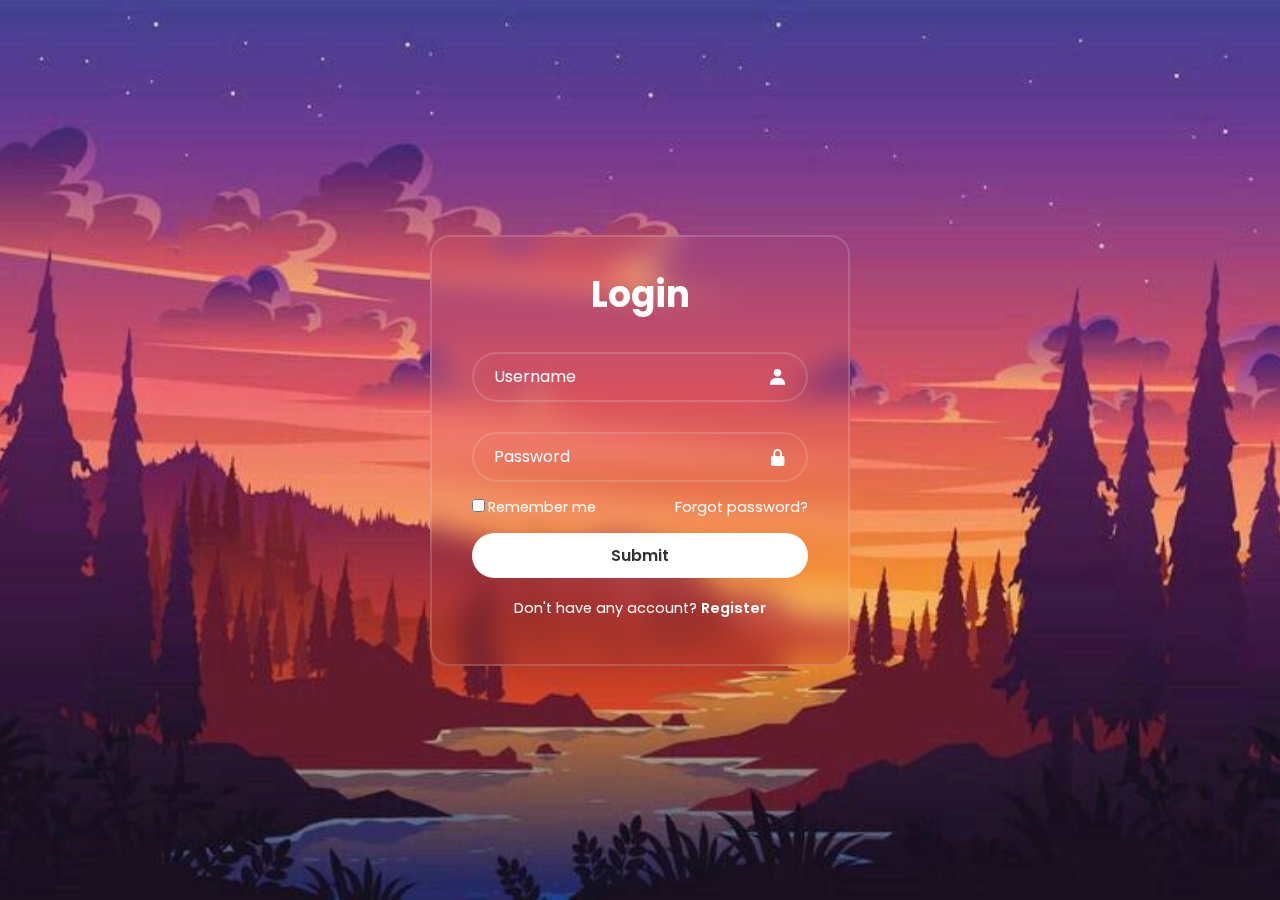
<file: Login Form/index.html>
<!DOCTYPE html>
<html lang="en">
  <head>
    <meta charset="UTF-8" />
    <meta name="viewport" content="width=device-width, initial-scale=1.0" />
    <title>Login Form</title>

    <!-- Styllesheet -->
    <link rel="stylesheet" href="style.css" />

    <!-- Boxicons -->
    <link href="https://unpkg.com/boxicons@2.1.4/css/boxicons.min.css" rel="stylesheet" />
  </head>
  <body>
    <div class="wrapper">
      <form action="">
        <h1>Login</h1>
        <div class="input-box">
          <input type="text" placeholder="Username" required />
          <i class="bx bxs-user"></i>
        </div>
        <div class="input-box">
          <input type="password" placeholder="Password" required />
          <i class="bx bxs-lock-alt"></i>
        </div>
        <div class="remember-forgot">
          <label for=""><input type="checkbox" />Remember me</label>
          <a href="#">Forgot password?</a>
        </div>
        <button class="btn" type="submit">Submit</button>
        <div class="register-link">
          <p>Don't have any account? <a href="#">Register</a></p>
        </div>
      </form>
    </div>
  </body>
</html>
</file>
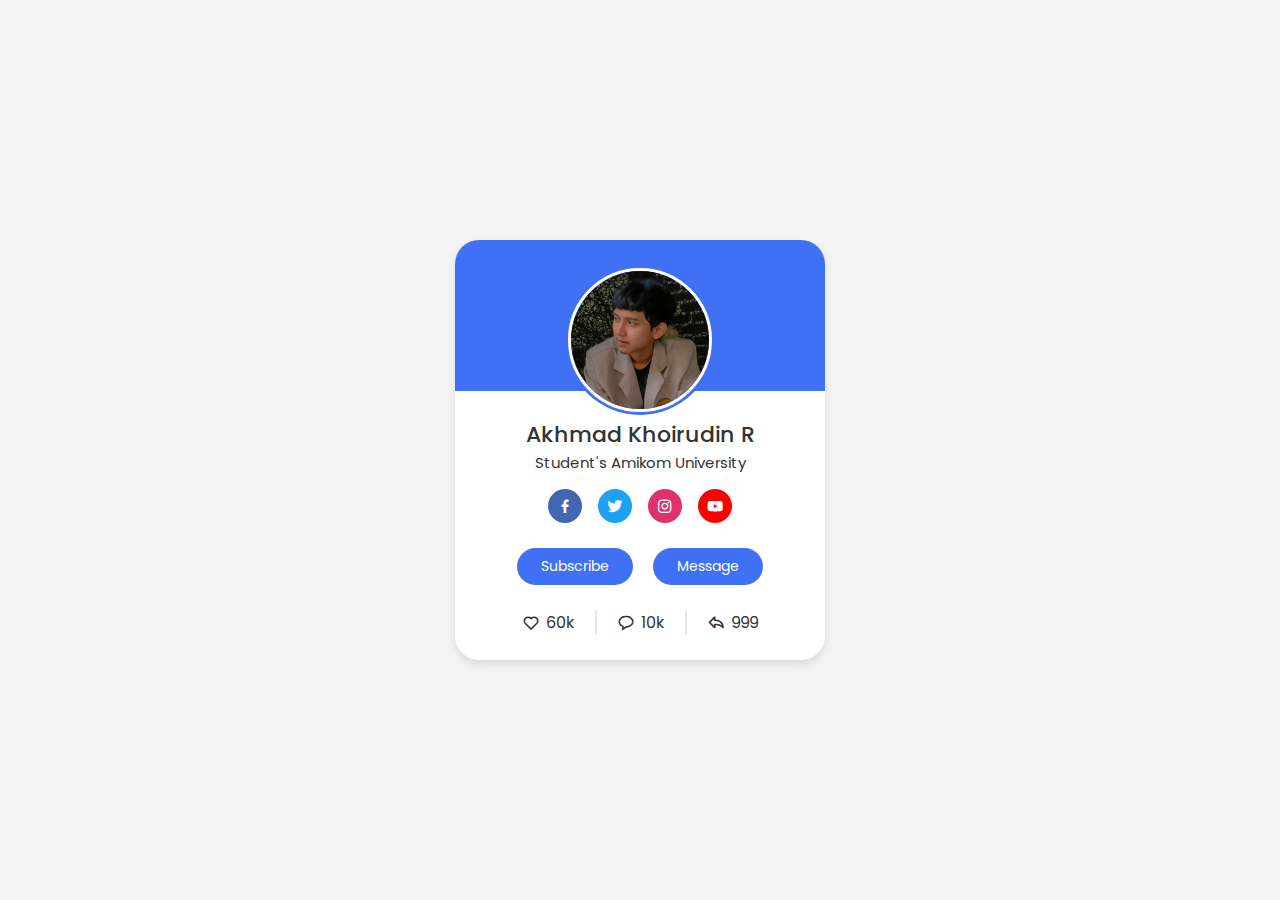
<file: Profil Card/index.html>
<!DOCTYPE html>
<html lang="en">
  <head>
    <meta charset="UTF-8" />
    <meta name="viewport" content="width=device-width, initial-scale=1.0" />
    <title>Profile Card UI Design</title>

    <!-- Stylesheet -->
    <link rel="stylesheet" href="style.css" />

    <!-- Boxicons -->
    <link href="https://unpkg.com/boxicons@2.1.4/css/boxicons.min.css" rel="stylesheet" />
  </head>
  <body>
    <div class="profile-card">
      <div class="image">
        <img src="Img/Photo Profil.jpg" alt="" class="profile-img" />
      </div>

      <div class="text-data">
        <span class="name">Akhmad Khoirudin R</span>
        <span class="job">Student's Amikom University</span>
      </div>

      <div class="media-buttons">
        <a href="#" style="background: #4267b2" class="link">
          <i class="bx bxl-facebook"></i>
        </a>
        <a href="#" style="background: #1da1f2" class="link">
          <i class="bx bxl-twitter"></i>
        </a>
        <a href="#" style="background: #e1306c" class="link">
          <i class="bx bxl-instagram"></i>
        </a>
        <a href="#" style="background: #ff0000" class="link">
          <i class="bx bxl-youtube"></i>
        </a>
      </div>

      <div class="buttons">
        <button class="button">Subscribe</button>
        <button class="button">Message</button>
      </div>

      <div class="analytics">
        <div class="data">
          <i class="bx bx-heart"></i>
          <span class="number">60k</span>
        </div>
        <div class="data">
          <i class="bx bx-message-rounded"></i>
          <span class="number">10k</span>
        </div>
        <div class="data">
          <i class="bx bx-share"></i>
          <span class="number">999</span>
        </div>
      </div>
    </div>
  </body>
</html>
</file>
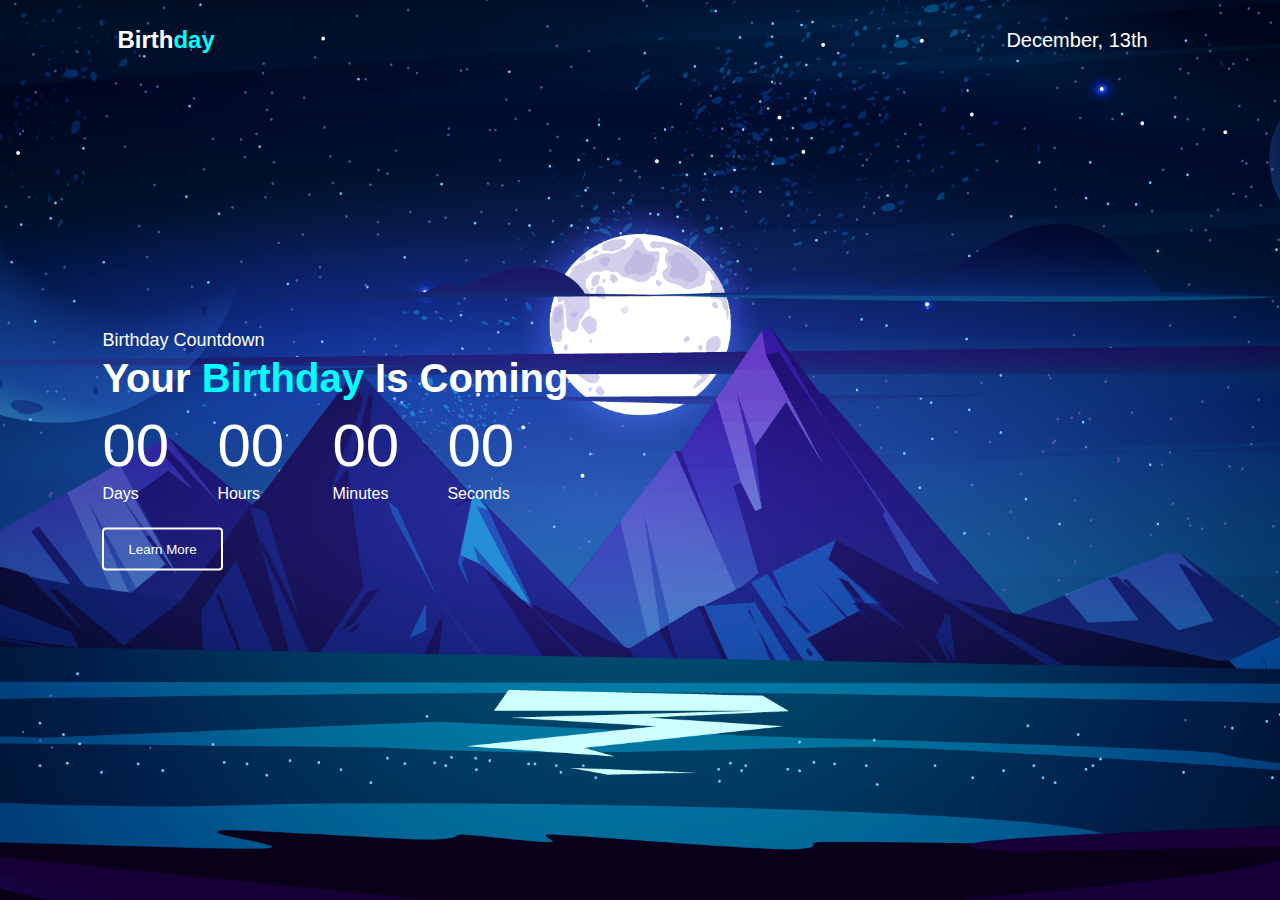
<file: Re - Countdown/index.html>
<!DOCTYPE html>
<html lang="en">
<head>
    <meta charset="UTF-8">
    <meta name="viewport" content="width=device-width, initial-scale=1.0">
    <title>Countdown My Birthday</title>
    <link rel="stylesheet" href="style.css">
</head>
<body>
    <div class="container">
        <nav class="wrapper">
            <div class="brand">Birth<span>day</span></div>
            <ul class="navigation">
                <li><a>December, 13th</a></li>
            </ul>
        </nav>

        <div class="content">
            <p>Birthday Countdown</p>
            <h1>Your <span>Birthday</span> Is Coming</h1>
            <div class="launch-time">
                <div>
                    <p id="days">00</p>
                    <span>Days</span>
                </div>
                <div>
                    <p id="hours">00</p>
                    <span>Hours</span>
                </div>
                <div>
                    <p id="minutes">00</p>
                    <span>Minutes</span>
                </div>
                <div>
                    <p id="seconds">00</p>
                    <span>Seconds</span>
                </div>
            </div>
            <button type="button">Learn More</button>
        </div>
    </div>

    <script src="script.js"></script>

</body>
</html>
</file>
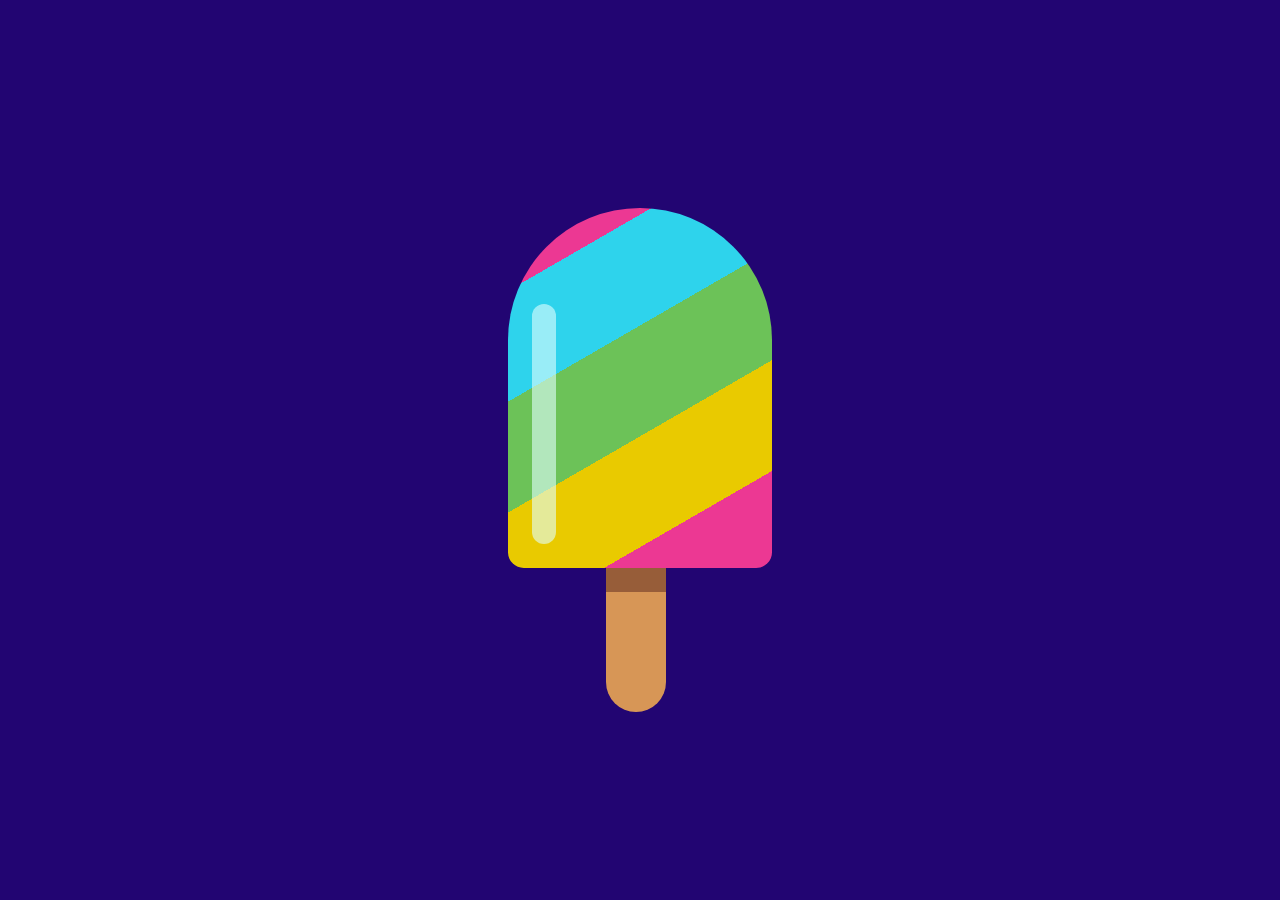
<file: Single Div Popsicle Animation/index.html>
<!DOCTYPE html>
<html lang="en">
<head>
    <meta charset="UTF-8">
    <meta http-equiv="X-UA-Compatible" content="IE=edge">
    <meta name="viewport" content="width=device-width, initial-scale=1.0">
    <title>Popsicle Animation</title>
    <link rel="stylesheet" href="style.css" />
</head>
<body>
    <div class="popsicle"></div>
</body>
</html>
</file>
<file: Login Form/style.css>
@import url('https://fonts.googleapis.com/css2?family=Poppins:wght@300;400;500;600;700;800;900&display=swap');

* {
    margin: 0;
    padding: 0;
    box-sizing: border-box;
    font-family: 'Poppins', sans-serif;
}

body {
    display: flex;
    justify-content: center;
    align-items: center;
    min-height: 100vh;
    background: url('Images/9b1f3beca5e6f1c659ee340788e1d092.jpg') no-repeat;
    background-size: cover;
    background-position: center;
}

.wrapper {
    width: 420px;
    background: transparent;
    border: 2px solid rgba(225, 225, 225, .2);
    backdrop-filter: blur(14px);
    box-shadow: 0 0 10px solid  rgba(0, 0, 0, .2);
    color: #fff;
    border-radius: 20px;
    padding: 30px 40px;
}

.wrapper h1 {
    font-size: 36px;
    text-align: center;
}

.wrapper .input-box {
    position: relative;
    width: 100%;
    height: 50px;
    margin: 30px 0;
}

.input-box input {
    width: 100%;
    height: 100%;
    background: transparent;
    border: none;
    outline: none;
    border: 2px solid rgba(225, 225, 225, .2);
    border-radius: 40px;
    font-size: 16px;
    color: #fff;
    padding: 20px 45px 20px 20px;
}

.input-box input::placeholder {
    color: #fff;
}

.input-box i {
    position: absolute;
    right: 20px;
    top: 50%;
    transform: translateY(-50%);
    font-size: 20px;
}

.wrapper .remember-forgot {
    display: flex;
    justify-content: space-between;
    font-size: 14.5px;
    margin: -15px 0 15px;
}

.remember-forgot label input {
    accent-color: #fff;
    margin-right: 3px;
}

.remember-forgot a {
    color: #fff;
    text-decoration: none;
}

.remember-forgot a:hover {
    text-decoration: underline;
}

.wrapper .btn {
    width: 100%;
    height: 45px;
    border-radius: 40px;
    border: none;
    outline: none;
    box-shadow: 1px solid rgba(0, 0, 0, .1);
    background-color: #fff;
    color: #333;
    cursor: pointer;
    font-size: 16px;
    font-weight: 600;
}

.wrapper .register-link {
    text-align: center;
    margin: 20px 0 15px;
    font-size: 14.5px;
}

.wrapper .register-link p a{
    color: #fff;
    text-decoration: none;
    font-weight: 600;
}

.wrapper .register-link p a:hover {
    text-decoration: underline;
}
</file>
<file: Profil Card/style.css>
@import url('https://fonts.googleapis.com/css2?family=Poppins:wght@300;400;500;600&display=swap');

* {
    margin: 0;
    padding: 0;
    box-sizing: border-box;
    font-family: 'Poppins', sans-serif;
}

body {
    height: 100vh;
    display: flex;
    align-items: center;
    justify-content: center;
    background-color: #f4f4f4;
}

.profile-card {
    display: flex;
    flex-direction: column;
    align-items: center;
    max-width: 370px;
    width: 100%;
    background: #fff;
    border-radius: 24px;
    padding: 25px;
    box-shadow: 0 5px 10px rgba(0, 0, 0, 0.1);
    position: relative;
}

.profile-card::before {
    content: "";
    position: absolute;
    top: 0;
    left: 0;
    height: 36%;
    width: 100%;
    border-radius: 24px 24px 0 0 ;
    background-color: #4070f4;
}

.image {
    position: relative;
    width: 150px;
    height: 150px;
    border-radius: 50%;
    background-color: #4070f4;
    padding: 3px;
    margin-bottom: 3px;
}

.image .profile-img {
    height: 100%;
    width: 100%;
    object-fit: cover;
    border-radius: 50%;
    border: 3px solid #fff;
}

.profile-card .text-data {
    display: flex;
    flex-direction: column;
    align-items: center;
    color: #333;
}

.text-data .name {
    font-size: 22px;
    font-weight: 500;
}

.text-data .job {
    font-size: 15px;
    font-weight: 400;
}

.profile-card .media-buttons {
    display: flex;
    align-items: center;
    margin-top: 15px;
}

.media-buttons .link{
    display: flex;
    align-items: center;
    justify-content: center;
    color: #fff;
    font-size: 18px;
    height: 34px;
    width: 34px;
    border-radius: 50%;
    margin: 0 8px;
    background-color: #4070f4;
    text-decoration: none;
}

.profile-card .buttons {
    display: flex;
    align-items: center;
    margin-top: 25px;
}

.buttons .button {
    color: #fff;
    font-size: 14px;
    font-weight: 400;
    border: none;
    border-radius: 24px;
    margin: 0 10px;
    padding: 8px 24px;
    background-color: #4070f4;
    cursor: pointer;
    transition: all .3s ease;
}

.buttons .button:hover {
    background-color: #0e4bf1;
}

.profile-card .analytics {
    display: flex;
    align-items: center;
    margin-top: 25px;
}

.analytics .data {
    display: flex;
    align-items: center;
    color: #333;
    padding: 0 20px;
    border-right: 2px solid #e7e7e7;
}

.data i {
    font-size: 18px;
    margin-right: 6px;
}

.data:last-child {
    border-right: none;
}
</file>
<file: Re - Countdown/style.css>
* {
    padding: 0;
    margin: 0;
    font-family: 'Poppins', sans-serif;
    box-sizing: border-box;
}

.container {
    width: 100%;
    height: 100vh;
    background-image: url(Images/159Z_2107.w026.n002.628B.p1.628.jpg);
    background-position: center;
    background-size: cover;
    padding: 0 8%;
}

/* .container img {
    width: 10%;
    aspect-ratio: 4/3;
    object-fit: contain;
    mix-blend-mode: color-burn;
} */

.wrapper {
    display: flex;
    justify-content: space-between;
    align-items: center;
    font-size: 20px;
    padding: 15px;
    width: 100%;
    height: 80px;
    background-color: transparent;
}

.brand {
    color: white;
    font-size: 24px;
    font-weight: 600;
}

.brand span {
    color: cyan;
}

.wrapper img {
    width: 15%;
}

.navigation {
    display: flex;
    justify-content: center;
    align-items: center;
}

.navigation li {
    list-style-type: none;
    color: #fff;
    padding: 15px;
}

.content {
    position: absolute;
    top: 50%;
    transform: translateY(-50%);
    color: #fff;
}

.content p {
    font-size: 18px;
    font-weight: 500;
    margin-bottom: 5px;
}

.content h1 {
    font-size: 40px;
    margin-bottom: 20px;
}

.content h1 span {
    color: cyan;
}

.content button {
    background-color: transparent;
    border: 2px solid #fff;
    border-radius: 4px;
    outline: none;
    padding: 12px 24px;
    color: #fff;
    margin-top: 25px;
    cursor: pointer;
    transition: ease-out .4s;
}

.content button:hover {
    border: 2px solid cyan;
    color: cyan;
}
 
.launch-time {
    display: flex;
}

.launch-time div {
    flex-basis: 115px;
}

.launch-time div p {
    font-size: 60px;
    margin-top: -10px;
}
</file>
<file: Single Div Popsicle Animation/style.css>
* {
    padding: 0;
    margin: 0;
    box-sizing: border-box;
}

body {
    background-color: #220572;
}

.popsicle {
    height: 18.75em;
    width: 13.75em;
    position: absolute;
    transform: translate(-50%, -50%);
    left: 50%;
    top: calc(50% - 3.25em);
    border-radius: 7.5em 7.5em 0.9em 0.9em;
    background: repeating-linear-gradient(
        -30deg,
        #ec3893 0,
        #ec3893 5em,
        #e9ca00 5em,
        #e9ca00 10em,
        #6cc258 10em,
        #6cc258 15em,
        #2ed3ec 15em,
        #2ed3ec 20em
    );
    background-size: 375em;
    animation: move 15s infinite linear;
}

@keyframes move {
    100% {
        background-position: -312.5em;
    }
}

.popsicle::before {
    position: absolute;
    content: "";
    height: 12.5em;
    width: 1.25em;
    background-color: rgba(225, 255, 255, 0.6);
    border-radius: 1.25em;
    top: 5em;
    left: 1.25em;
}

.popsicle::after {
    position: absolute;
    content: "";
    height: 7.5em;
    width: 3.12em;
    background: linear-gradient(#975d39 1.25em, #d79656 1.25em);
    left: 5.12em;
    top: 18.75em;
    border-radius: 0 0 1.87em 1.87em;
}

@media screen and (min-width: 600px) {
    .popsicle {
        font-size: 1.2em;
    }
}
</file>
